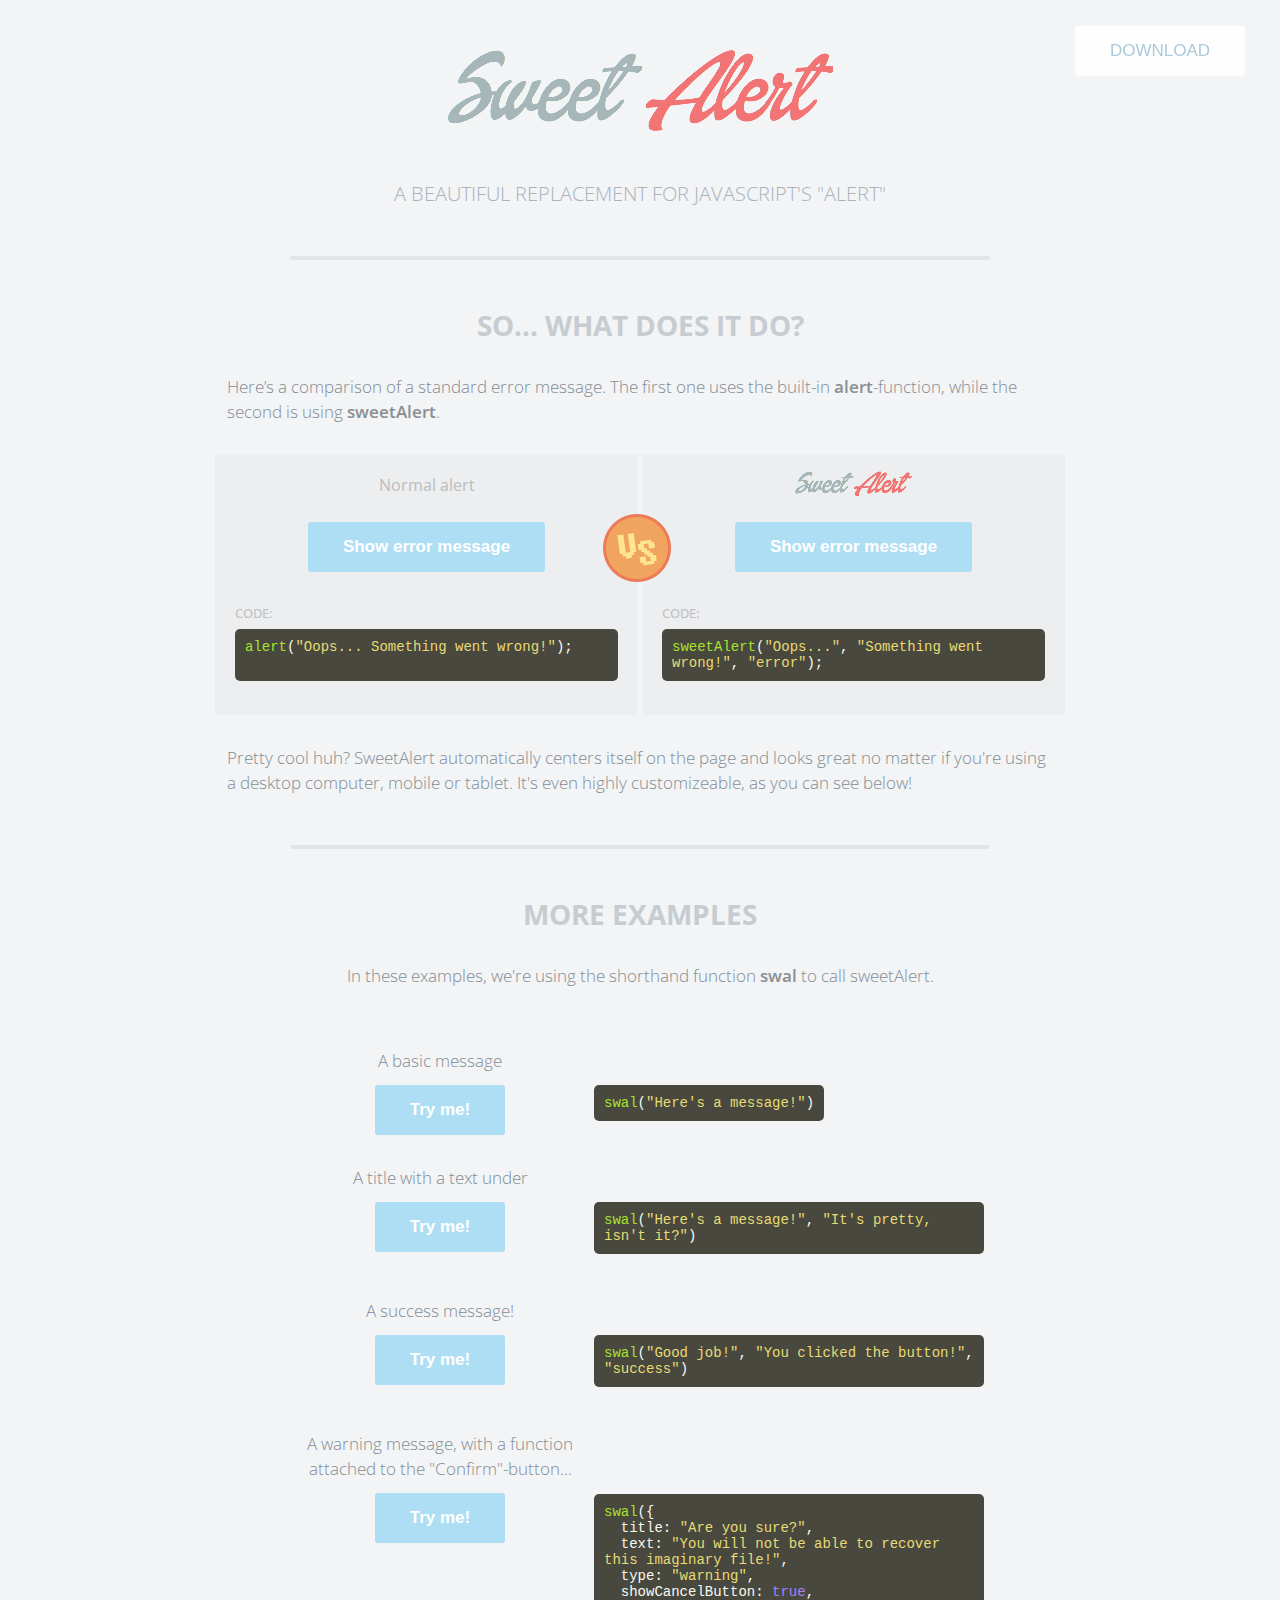
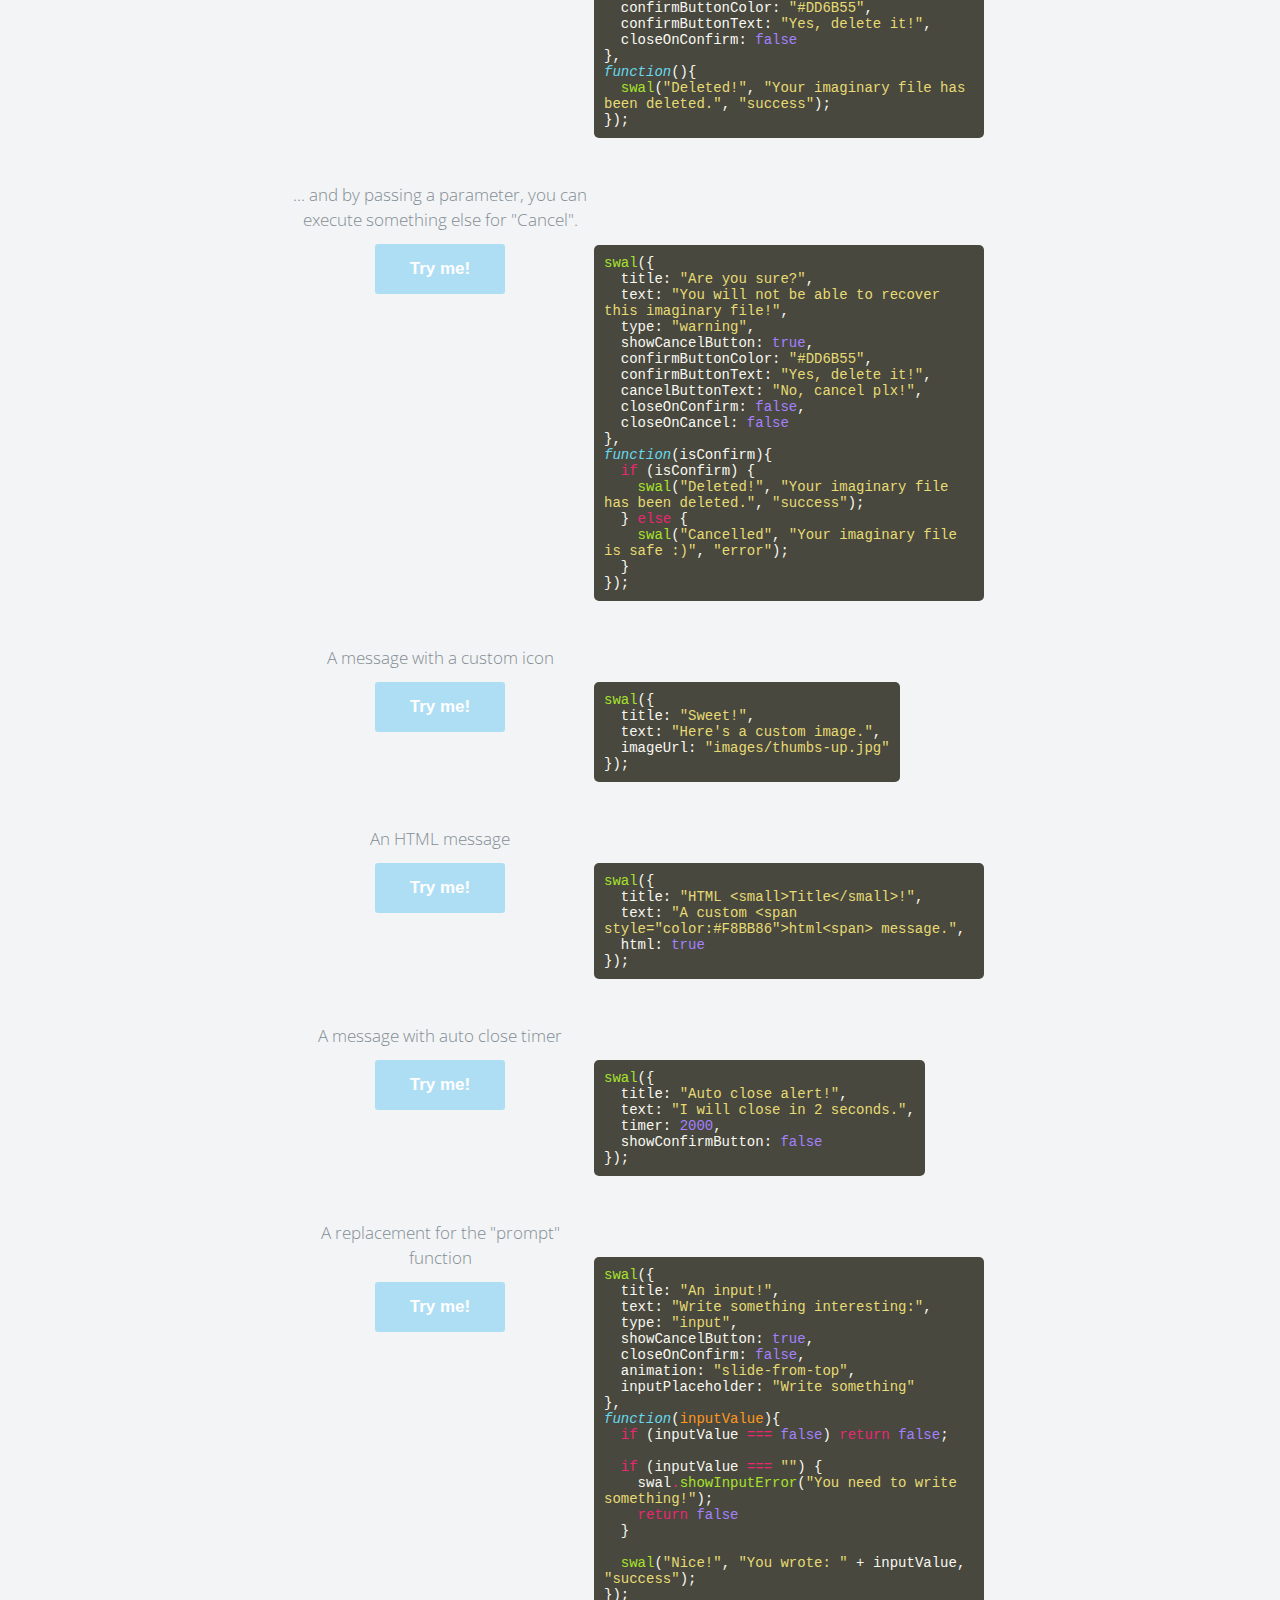
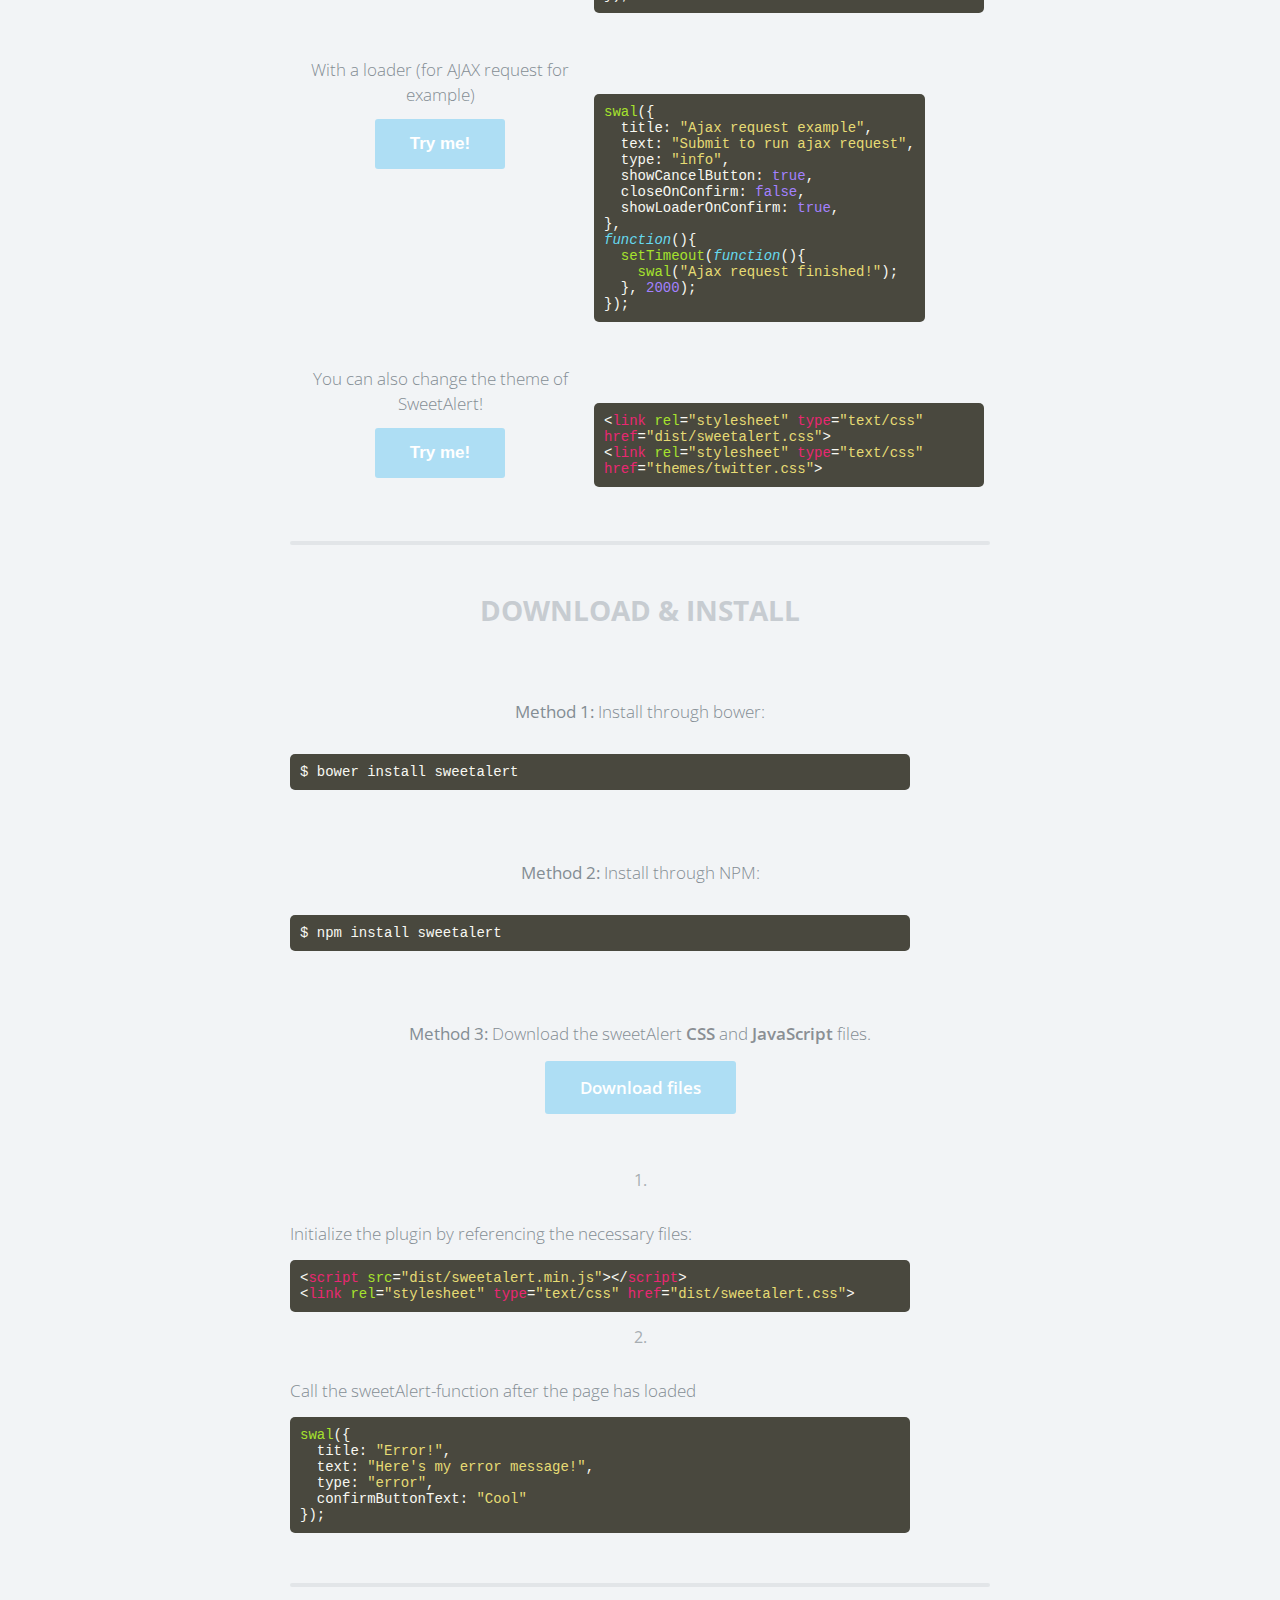
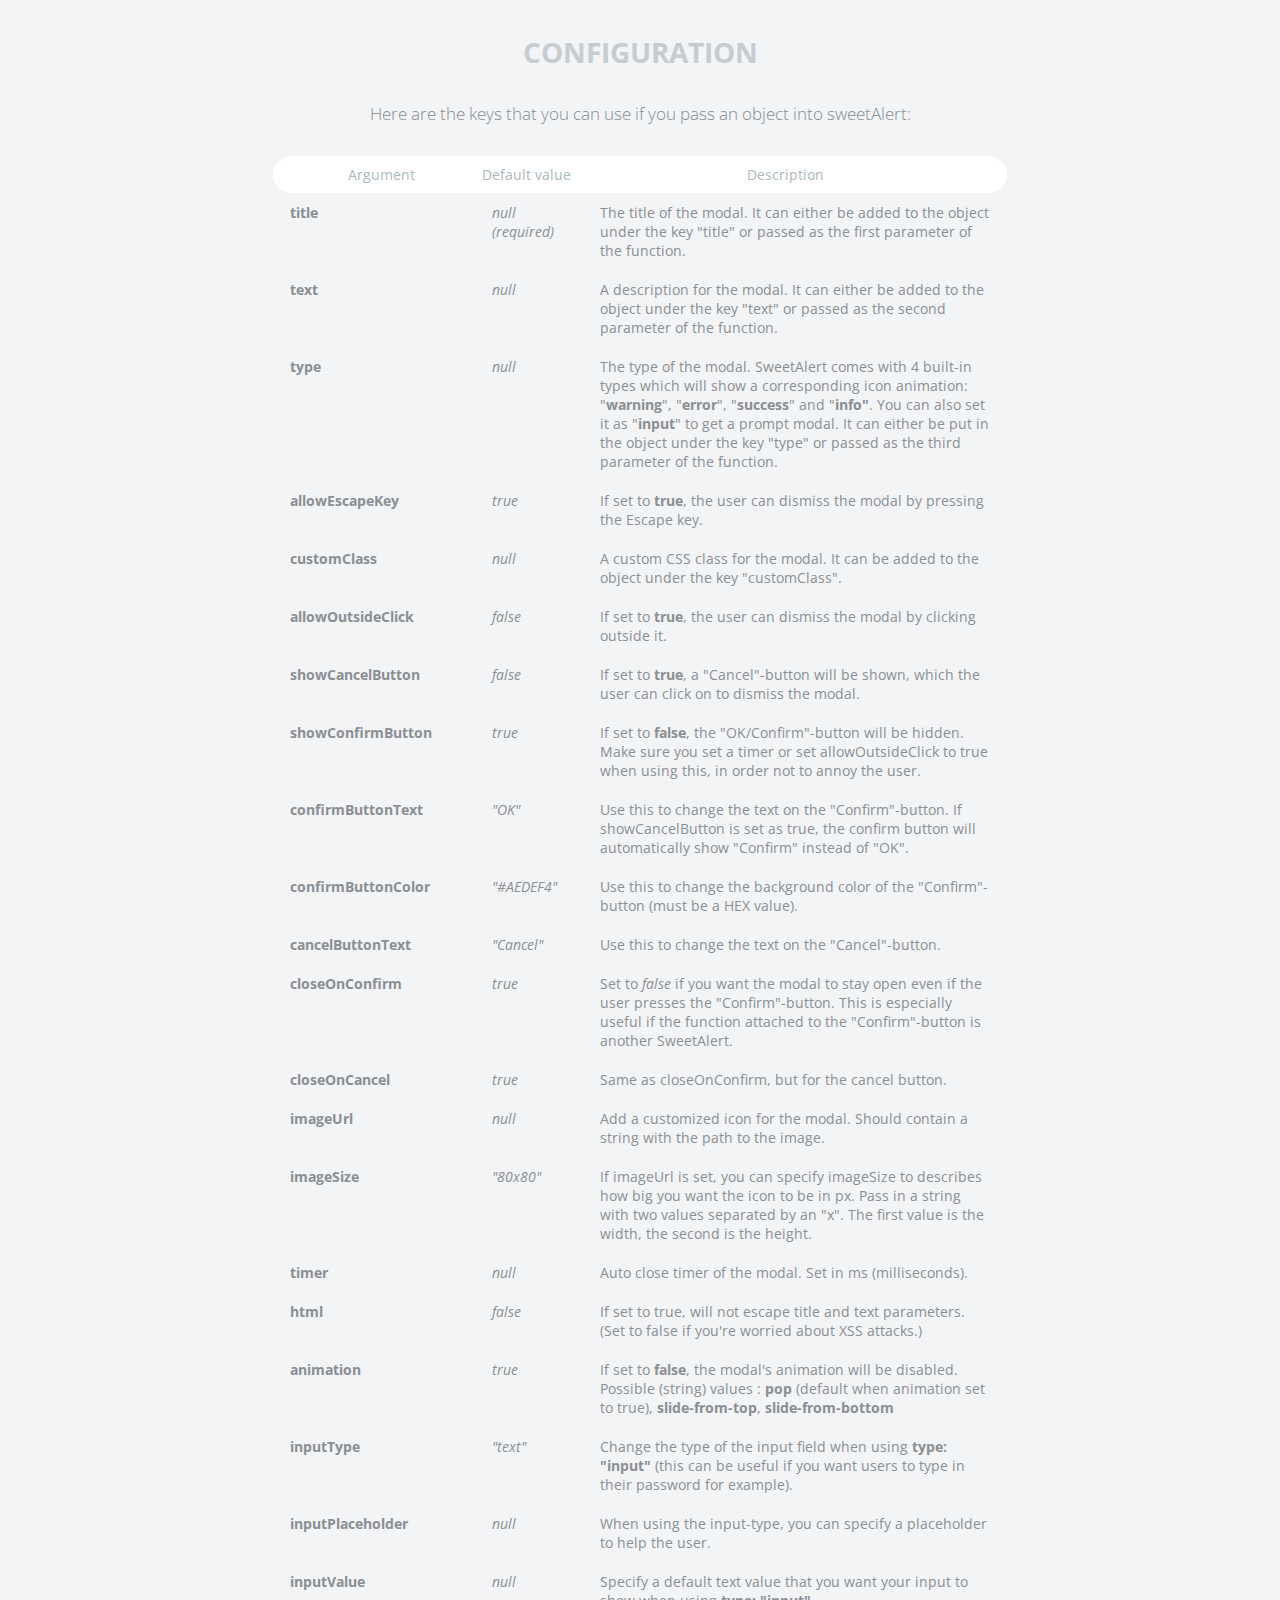
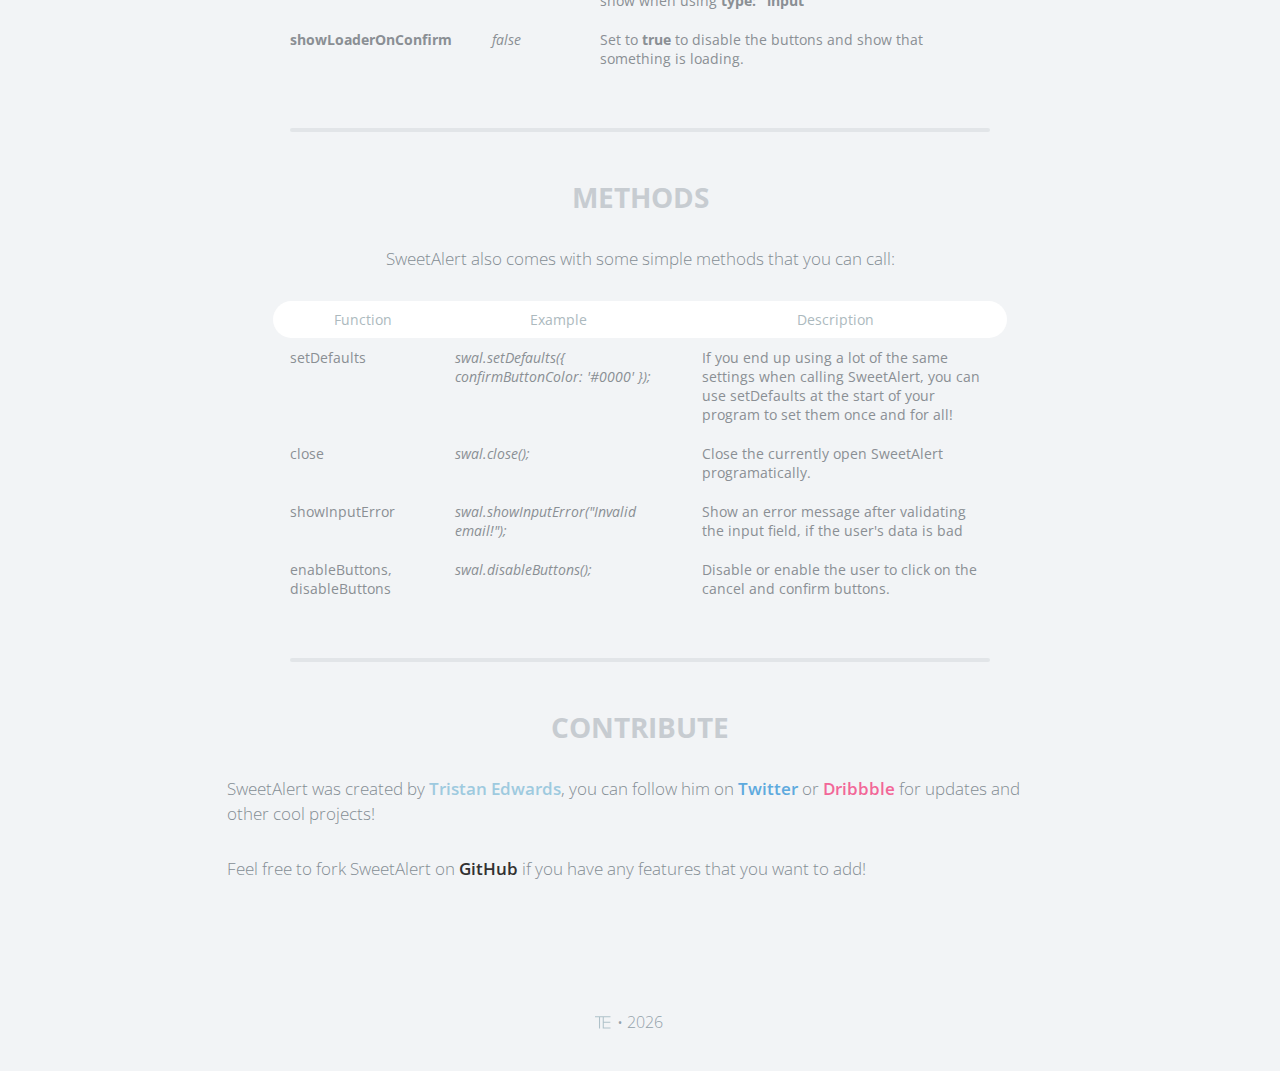
<file: view/recursos/plugins/sweetalert/index.html>
<!doctype html>

<html>

<head>
  <meta charset="utf-8">
  <meta name="viewport" content="width=device-width, initial-scale=1, maximum-scale=1, user-scalable=0" />
  <title>SweetAlert</title>

  <link rel="stylesheet" href="example/example.css">
  <script src="https://code.jquery.com/jquery-2.1.3.min.js"></script>

  <!-- This is what you need -->
  <script src="dist/sweetalert-dev.js"></script>
  <link rel="stylesheet" href="dist/sweetalert.css">
  <!--.......................-->

</head>

<body>

<h1>Sweet Alert</h1>
<h2>A beautiful replacement for JavaScript's "Alert"</h2>
<button class="download">Download</button>

<!-- What does it do? -->
<h3>So... What does it do?</h3>
<p>Here’s a comparison of a standard error message. The first one uses the built-in <strong>alert</strong>-function, while the second is using <strong>sweetAlert</strong>.</p>

<div class="showcase normal">
	<h4>Normal alert</h4>
	<button>Show error message</button>

	<h5>Code:</h5>
	<pre><span class="attr">alert</span>(<span class="str">"Oops... Something went wrong!"</span>);

	</pre>

	<div class="vs-icon"></div>
</div>

<div class="showcase sweet">
	<h4>Sweet Alert</h4>
	<button>Show error message</button>

	<h5>Code:</h5>
	<pre><span class="attr">sweetAlert</span>(<span class="str">"Oops..."</span>, <span class="str">"Something went wrong!"</span>, <span class="str">"error"</span>);</pre>
</div>

<p>Pretty cool huh? SweetAlert automatically centers itself on the page and looks great no matter if you're using a desktop computer, mobile or tablet. It's even highly customizeable, as you can see below!</p>


<!-- Examples -->
<h3>More examples</h3>

<p class="center">In these examples, we're using the shorthand function <strong>swal</strong> to call sweetAlert.</p>

<ul class="examples">

	<li class="message">
		<div class="ui">
			<p>A basic message</p>
			<button>Try me!</button>
		</div>
		<pre><span class="attr">swal</span>(<span class="str">"Here's a message!"</span>)</pre>
	</li>

	<li class="title-text">
		<div class="ui">
			<p>A title with a text under</p>
			<button>Try me!</button>
		</div>
		<pre><span class="attr">swal</span>(<span class="str">"Here's a message!"</span>, <span class="str">"It's pretty, isn't it?"</span>)</pre>
	</li>

	<li class="success">
		<div class="ui">
			<p>A success message!</p>
			<button>Try me!</button>
		</div>
		<pre><span class="attr">swal</span>(<span class="str">"Good job!"</span>, <span class="str">"You clicked the button!"</span>, <span class="str">"success"</span>)</pre>
	</li>

	<li class="warning confirm">
		<div class="ui">
			<p>A warning message, with a function attached to the "Confirm"-button...</p>
			<button>Try me!</button>
		</div>
		<pre><span class="attr">swal</span>({
&nbsp;&nbsp;title: <span class="str">"Are you sure?"</span>,
&nbsp;&nbsp;text: <span class="str">"You will not be able to recover this imaginary file!"</span>,
&nbsp;&nbsp;type: <span class="str">"warning"</span>,
&nbsp;&nbsp;showCancelButton: <span class="val">true</span>,
&nbsp;&nbsp;confirmButtonColor: <span class="str">"#DD6B55"</span>,
&nbsp;&nbsp;confirmButtonText: <span class="str">"Yes, delete it!"</span>,
&nbsp;&nbsp;closeOnConfirm: <span class="val">false</span>
},
<span class="func"><i>function</i></span>(){
&nbsp;&nbsp;<span class="attr">swal</span>(<span class="str">"Deleted!"</span>, <span class="str">"Your imaginary file has been deleted."</span>, <span class="str">"success"</span>);
});</pre>
	</li>

	<li class="warning cancel">
		<div class="ui">
			<p>... and by passing a parameter, you can execute something else for "Cancel".</p>
			<button>Try me!</button>
		</div>
		<pre><span class="attr">swal</span>({
&nbsp;&nbsp;title: <span class="str">"Are you sure?"</span>,
&nbsp;&nbsp;text: <span class="str">"You will not be able to recover this imaginary file!"</span>,
&nbsp;&nbsp;type: <span class="str">"warning"</span>,
&nbsp;&nbsp;showCancelButton: <span class="val">true</span>,
&nbsp;&nbsp;confirmButtonColor: <span class="str">"#DD6B55"</span>,
&nbsp;&nbsp;confirmButtonText: <span class="str">"Yes, delete it!"</span>,
&nbsp;&nbsp;cancelButtonText: <span class="str">"No, cancel plx!"</span>,
&nbsp;&nbsp;closeOnConfirm: <span class="val">false</span>,
&nbsp;&nbsp;closeOnCancel: <span class="val">false</span>
},
<span class="func"><i>function</i></span>(isConfirm){
&nbsp;&nbsp;<span class="tag">if</span> (isConfirm) {
&nbsp;&nbsp;&nbsp;&nbsp;<span class="attr">swal</span>(<span class="str">"Deleted!"</span>, <span class="str">"Your imaginary file has been deleted."</span>, <span class="str">"success"</span>);
&nbsp;&nbsp;} <span class="tag">else</span> {
	&nbsp;&nbsp;&nbsp;&nbsp;<span class="attr">swal</span>(<span class="str">"Cancelled"</span>, <span class="str">"Your imaginary file is safe :)"</span>, <span class="str">"error"</span>);
&nbsp;&nbsp;}
});</pre>
	</li>

	<li class="custom-icon">
		<div class="ui">
			<p>A message with a custom icon</p>
			<button>Try me!</button>
		</div>
		<pre><span class="attr">swal</span>({
&nbsp;&nbsp;title: <span class="str">"Sweet!"</span>,
&nbsp;&nbsp;text: <span class="str">"Here's a custom image."</span>,
&nbsp;&nbsp;imageUrl: <span class="str">"images/thumbs-up.jpg"</span>
});</pre>
	</li>

	<li class="message-html">
		<div class="ui">
			<p>An HTML message</p>
			<button>Try me!</button>
		</div>
		<pre><span class="attr">swal</span>({
&nbsp;&nbsp;title: <span class="str">"HTML &lt;small&gt;Title&lt;/small&gt;!"</span>,
&nbsp;&nbsp;text: <span class="str">"A custom &lt;span style="color:#F8BB86"&gt;html&lt;span&gt; message."</span>,
&nbsp;&nbsp;html: <span class="val">true</span>
});</pre>
	</li>

	<li class="timer">
		<div class="ui">
			<p>A message with auto close timer</p>
			<button>Try me!</button>
		</div>
		<pre><span class="attr">swal</span>({
&nbsp;&nbsp;title: <span class="str">"Auto close alert!"</span>,
&nbsp;&nbsp;text: <span class="str">"I will close in 2 seconds."</span>,
&nbsp;&nbsp;timer: <span class="val">2000</span>,
&nbsp;&nbsp;showConfirmButton: <span class="val">false</span>
});</pre>
	</li>


	<li class="input">
		<div class="ui">
			<p>A replacement for the "prompt" function</p>
			<button>Try me!</button>
		</div>
		<pre><span class="attr">swal</span>({
&nbsp;&nbsp;title: <span class="str">"An input!"</span>,
&nbsp;&nbsp;text: <span class="str">"Write something interesting:"</span>,
&nbsp;&nbsp;type: <span class="str">"input"</span>,
&nbsp;&nbsp;showCancelButton: <span class="val">true</span>,
&nbsp;&nbsp;closeOnConfirm: <span class="val">false</span>,
&nbsp;&nbsp;animation: <span class="str">"slide-from-top"</span>,
&nbsp;&nbsp;inputPlaceholder: <span class="str">"Write something"</span>
},
<span class="func"><i>function</i></span>(<span class="arg">inputValue</span>){
&nbsp;&nbsp;<span class="tag">if</span> (inputValue <span class="tag">===</span> <span class="val">false</span>) <span class="tag">return</span> <span class="val">false</span>;
&nbsp;&nbsp;
&nbsp;&nbsp;<span class="tag">if</span> (inputValue <span class="tag">===</span> <span class="str">""</span>) {
&nbsp;&nbsp;&nbsp;&nbsp;swal<span class="tag">.</span><span class="attr">showInputError</span>(<span class="str">"You need to write something!"</span>);
&nbsp;&nbsp;&nbsp;&nbsp;<span class="tag">return</span> <span class="val">false</span>
&nbsp;&nbsp;}
&nbsp;&nbsp;
&nbsp;&nbsp;<span class="attr">swal</span>(<span class="str">"Nice!"</span>, <span class="str">"You wrote: "</span> + inputValue, <span class="str">"success"</span>);
});</pre>
	</li>

  <li class="ajax">
    <div class="ui">
			<p>With a loader (for AJAX request for example)</p>
			<button>Try me!</button>
		</div>
		<pre><span class="attr">swal</span>({
&nbsp;&nbsp;title: <span class="str">"Ajax request example"</span>,
&nbsp;&nbsp;text: <span class="str">"Submit to run ajax request"</span>,
&nbsp;&nbsp;type: <span class="str">"info"</span>,
&nbsp;&nbsp;showCancelButton: <span class="val">true</span>,
&nbsp;&nbsp;closeOnConfirm: <span class="val">false</span>,
&nbsp;&nbsp;showLoaderOnConfirm: <span class="val">true</span>,
},
<span class="func"><i>function</i></span>(){
&nbsp;&nbsp;<span class="attr">setTimeout</span>(<span class="func"><i>function</i></span>(){
&nbsp;&nbsp;&nbsp;&nbsp;<span class="attr">swal</span>(<span class="str">"Ajax request finished!"</span>);
&nbsp;&nbsp;}, <span class="val">2000</span>);
});</pre>
	</li>

	<li class="theme">
		<div class="ui">
			<p>You can also change the theme of SweetAlert!</p>
			<button>Try me!</button>
		</div>
		<pre>&lt;<span class="tag">link</span> <span class="attr">rel</span>=<span class="str">"stylesheet"</span> <span class="tag">type</span>=<span class="str">"text/css"</span> <span class="tag">href</span>=<span class="str">"dist/sweetalert.css"</span>&gt;
			&lt;<span class="tag">link</span> <span class="attr">rel</span>=<span class="str">"stylesheet"</span> <span class="tag">type</span>=<span class="str">"text/css"</span> <span class="tag">href</span>=<span class="str">"themes/twitter.css"</span>&gt;</pre>
	</li>

</ul>


<!-- Download & Install -->
<h3 id="download-section">Download & install</h3>

<div class="center-container">
	<p class="center"><b>Method 1:</b> Install through bower:</p>
	<pre class="center">$ bower install sweetalert</pre>
</div>

<div class="center-container">
	<p class="center"><b>Method 2:</b> Install through NPM:</p>
	<pre class="center">$ npm install sweetalert</pre>
</div>

<p class="center"><b>Method 3:</b> Download the sweetAlert <strong>CSS</strong> and <strong>JavaScript</strong> files.</p>

<a class="button" href="https://github.com/t4t5/sweetalert/archive/master.zip" download>Download files</a>

<ol>
	<li>
		<p>Initialize the plugin by referencing the necessary files:</p>
		<pre>&lt;<span class="tag">script</span> <span class="attr">src</span>=<span class="str">"dist/sweetalert.min.js"</span>&gt;&lt;/<span class="tag">script</span>&gt;
&lt;<span class="tag">link</span> <span class="attr">rel</span>=<span class="str">"stylesheet"</span> <span class="tag">type</span>=<span class="str">"text/css"</span> <span class="tag">href</span>=<span class="str">"dist/sweetalert.css"</span>&gt;</pre>
	</li>

	<li>
		<p>Call the sweetAlert-function after the page has loaded</p>
		<pre><span class="attr">swal</span>({
&nbsp;&nbsp;title: <span class="str">"Error!"</span>,
&nbsp;&nbsp;text: <span class="str">"Here's my error message!"</span>,
&nbsp;&nbsp;type: <span class="str">"error"</span>,
&nbsp;&nbsp;confirmButtonText: <span class="str">"Cool"</span>
});
</pre>
	</li>
</ol>



<!-- Configuration -->
<h3>Configuration</h3>

<p class="center">Here are the keys that you can use if you pass an object into sweetAlert:</p>

<table>
	<tr class="titles">
		<th>
			<div class="border-left"></div>
			Argument
		</th>
		<th>Default value</th>
		<th>
			<div class="border-right"></div>
			Description
		</th>
	</tr>
	<tr>
		<td><b>title</b></td>
		<td><i>null (required)</i></td>
		<td>The title of the modal. It can either be added to the object under the key "title" or passed as the first parameter of the function.</td>
	</tr>
	<tr>
		<td><b>text</b></td>
		<td><i>null</i></td>
		<td>A description for the modal. It can either be added to the object under the key "text" or passed as the second parameter of the function.</td>
	</tr>
	<tr>
		<td><b>type</b></td>
		<td><i>null</i></td>
		<td>The type of the modal. SweetAlert comes with 4 built-in types which will show a corresponding icon animation: "<strong>warning</strong>", "<strong>error</strong>", "<strong>success</strong>" and "<strong>info"</strong>. You can also set it as "<strong>input</strong>" to get a prompt modal. It can either be put in the object under the key "type" or passed as the third parameter of the function.</td>
	</tr>
    <tr>
      <td><b>allowEscapeKey</b></td>
      <td><i>true</i></td>
      <td>If set to <strong>true</strong>, the user can dismiss the modal by pressing the Escape key.</td>
    </tr>
	<tr>
		<td><b>customClass</b></td>
		<td><i>null</i></td>
		<td>A custom CSS class for the modal. It can be added to the object under the key "customClass".</td>
	</tr>
	<tr>
		<td><b>allowOutsideClick</b></td>
		<td><i>false</i></td>
		<td>If set to <strong>true</strong>, the user can dismiss the modal by clicking outside it.</td>
	</tr>
	<tr>
		<td><b>showCancelButton</b></td>
		<td><i>false</i></td>
		<td>If set to <strong>true</strong>, a "Cancel"-button will be shown, which the user can click on to dismiss the modal.</td>
	</tr>
	<tr>
		<td><b>showConfirmButton</b></td>
		<td><i>true</i></td>
		<td>If set to <strong>false</strong>, the "OK/Confirm"-button will be hidden. Make sure you set a timer or set allowOutsideClick to true when using this, in order not to annoy the user.</td>
	</tr>
	<tr>
		<td><b>confirmButtonText</b></td>
		<td><i>"OK"</i></td>
		<td>Use this to change the text on the "Confirm"-button. If showCancelButton is set as true, the confirm button will automatically show "Confirm" instead of "OK".</td>
	</tr>
	<tr>
		<td><b>confirmButtonColor</b></td>
		<td><i>"#AEDEF4"</i></td>
		<td>Use this to change the background color of the "Confirm"-button (must be a HEX value).</td>
	</tr>
	<tr>
		<td><b>cancelButtonText</b></td>
		<td><i>"Cancel"</i></td>
		<td>Use this to change the text on the "Cancel"-button.</td>
	</tr>
	<tr>
		<td><b>closeOnConfirm</b></td>
		<td><i>true</i></td>
		<td>Set to <i>false</i> if you want the modal to stay open even if the user presses the "Confirm"-button. This is especially useful if the function attached to the "Confirm"-button is another SweetAlert.</td>
	</tr>
	<tr>
		<td><b>closeOnCancel</b></td>
		<td><i>true</i></td>
		<td>Same as closeOnConfirm, but for the cancel button.</td>
	</tr>
	<tr>
		<td><b>imageUrl</b></td>
		<td><i>null</i></td>
		<td>Add a customized icon for the modal. Should contain a string with the path to the image.</td>
	</tr>
	<tr>
		<td><b>imageSize</b></td>
		<td><i>"80x80"</i></td>
		<td>If imageUrl is set, you can specify imageSize to describes how big you want the icon to be in px. Pass in a string with two values separated by an "x". The first value is the width, the second is the height.</td>
	</tr>
	<tr>
		<td><b>timer</b></td>
		<td><i>null</i></td>
		<td>Auto close timer of the modal. Set in ms (milliseconds).</td>
	</tr>
	<tr>
		<td><b>html</b></td>
		<td><i>false</i></td>
		<td>If set to true, will not escape title and text parameters. (Set to false if you're worried about XSS attacks.)</td>
	</tr>
	<tr>
		<td><b>animation</b></td>
		<td><i>true</i></td>
		<td>If set to <strong>false</strong>, the modal's animation will be disabled. Possible (string) values : <strong>pop</strong> (default when animation set to true), <strong>slide-from-top</strong>, <strong>slide-from-bottom</strong></td>
	</tr>
	<tr>
		<td><b>inputType</b></td>
		<td><i>"text"</i></td>
		<td>Change the type of the input field when using <strong>type: "input"</strong> (this can be useful if you want users to type in their password for example).</td>
	</tr>
	<tr>
		<td><b>inputPlaceholder</b></td>
		<td><i>null</i></td>
		<td>When using the input-type, you can specify a placeholder to help the user.</td>
	</tr>
	<tr>
		<td><b>inputValue</b></td>
		<td><i>null</i></td>
		<td>Specify a default text value that you want your input to show when using <strong>type: "input"</strong></td>
	</tr>
	<tr>
		<td><b>showLoaderOnConfirm</b></td>
		<td><i>false</i></td>
    <td>Set to <strong>true</strong> to disable the buttons and show that something is loading.</td>
	</tr>
</table>


<!-- Methods -->
<h3>Methods</h3>

<p class="center">SweetAlert also comes with some simple methods that you can call:</p>

<table>
	<tr class="titles">
		<th>
			<div class="border-left"></div>
			Function
		</th>
		<th>Example</th>
		<th>
			<div class="border-right"></div>
			Description
		</th>
	</tr>
	<tr>
		<td>setDefaults</td>
		<td><i>swal.setDefaults({ confirmButtonColor: '#0000' });</i></td>
		<td>If you end up using a lot of the same settings when calling SweetAlert, you can use setDefaults at the start of your program to set them once and for all!</td>
	</tr>
	<tr>
		<td>close</td>
		<td><i>swal.close();</i></td>
		<td>Close the currently open SweetAlert programatically.</td>
	</tr>
	<tr>
		<td>showInputError</td>
		<td><i>swal.showInputError("Invalid email!");</i></td>
		<td>Show an error message after validating the input field, if the user's data is bad</td>
	</tr>
	<tr>
		<td>enableButtons, disableButtons</td>
		<td><i>swal.disableButtons();</i></td>
		<td>Disable or enable the user to click on the cancel and confirm buttons.</td>
	</tr>
</table>



<!-- Contribute -->
<h3>Contribute</h3>
<p>SweetAlert was created by <a href="http://tristanedwards.me" target="_blank">Tristan Edwards</a>, you can follow him on <a href="https://twitter.com/t4t5" target="_blank" class="twitter">Twitter</a> or <a href="https://dribbble.com/tristanedwards" target="_blank" class="dribbble">Dribbble</a> for updates and other cool projects!</p>
<p>Feel free to fork SweetAlert on <a href="https://github.com/t4t5/sweetalert" class="github">GitHub</a> if you have any features that you want to add!</p>


<footer>
	<span class="te-logo">TE</span> • <script>document.write(new Date().getFullYear())</script>
</footer>


<script>

document.querySelector('button.download').onclick = function(){
	$("html, body").animate({ scrollTop: $("#download-section").offset().top }, 1000);
};

document.querySelector('.showcase.normal button').onclick = function(){
	alert("Oops... Something went wrong!");
};

document.querySelector('.showcase.sweet button').onclick = function(){
	swal("Oops...", "Something went wrong!", "error");
};

document.querySelector('ul.examples li.message button').onclick = function(){
	swal("Here's a message!");
};

document.querySelector('ul.examples li.timer button').onclick = function(){
	swal({
		title: "Auto close alert!",
		text: "I will close in 2 seconds.",
		timer: 2000,
		showConfirmButton: false
	});
};

document.querySelector('ul.examples li.title-text button').onclick = function(){
	swal("Here's a message!", "It's pretty, isn't it?");
};

document.querySelector('ul.examples li.success button').onclick = function(){
	swal("Good job!", "You clicked the button!", "success");
};

document.querySelector('ul.examples li.warning.confirm button').onclick = function(){
	swal({
		title: "Are you sure?",
		text: "You will not be able to recover this imaginary file!",
		type: "warning",
		showCancelButton: true,
		confirmButtonColor: '#DD6B55',
		confirmButtonText: 'Yes, delete it!',
		closeOnConfirm: false
	},
	function(){
		swal("Deleted!", "Your imaginary file has been deleted!", "success");
	});
};

document.querySelector('ul.examples li.warning.cancel button').onclick = function(){
	swal({
		title: "Are you sure?",
		text: "You will not be able to recover this imaginary file!",
		type: "warning",
		showCancelButton: true,
		confirmButtonColor: '#DD6B55',
		confirmButtonText: 'Yes, delete it!',
		cancelButtonText: "No, cancel plx!",
		closeOnConfirm: false,
		closeOnCancel: false
	},
	function(isConfirm){
    if (isConfirm){
      swal("Deleted!", "Your imaginary file has been deleted!", "success");
    } else {
      swal("Cancelled", "Your imaginary file is safe :)", "error");
    }
	});
};

document.querySelector('ul.examples li.custom-icon button').onclick = function(){
	swal({
		title: "Sweet!",
		text: "Here's a custom image.",
		imageUrl: 'example/images/thumbs-up.jpg'
	});
};

document.querySelector('ul.examples li.message-html button').onclick = function(){
	swal({
		title: "HTML <small>Title</small>!",
		text: 'A custom <span style="color:#F8BB86">html<span> message.',
		html: true
	});
};

document.querySelector('ul.examples li.input button').onclick = function(){
	swal({
		title: "An input!",
		text: 'Write something interesting:',
		type: 'input',
		showCancelButton: true,
		closeOnConfirm: false,
		animation: "slide-from-top",
		inputPlaceholder: "Write something",
	},
	function(inputValue){
		if (inputValue === false) return false;

		if (inputValue === "") {
			swal.showInputError("You need to write something!");
			return false;
		}
    
		swal("Nice!", 'You wrote: ' + inputValue, "success");

	});
};

document.querySelector('ul.examples li.theme button').onclick = function() {
	swal({
		title: "Themes!",
		text: "Here's the Twitter theme for SweetAlert!",
		confirmButtonText: "Cool!",
		customClass: 'twitter'
	});
};

document.querySelector('ul.examples li.ajax button').onclick = function() {
  swal({
    title: 'Ajax request example',
    text: 'Submit to run ajax request',
    type: 'info',
    showCancelButton: true,
    closeOnConfirm: false,
    showLoaderOnConfirm: true,
  }, function(){
    setTimeout(function() {
      swal('Ajax request finished!');
    }, 2000);
  });
};

</script>



</body>

</html>
</file>
<file: view/recursos/plugins/sweetalert/example/example.css>
@import url(http://fonts.googleapis.com/css?family=Open+Sans:400,600,700,300);
@import url(http://fonts.googleapis.com/css?family=Open+Sans+Condensed:700);
body {
  background-color: #f2f4f6;
  font-family: 'Open Sans', sans-serif;
  text-align: center; }

h1 {
  background-image: url("images/logo_big.png");
  background-image: -webkit-image-set(url("images/logo_big.png") 1x, url("images/logo_big@2x.png") 2x);
  width: 385px;
  height: 81px;
  text-indent: -9999px;
  white-space: nowrap;
  margin: 50px auto; }
  @media all and (max-width: 420px) {
    h1 {
      width: 300px;
      background-size: contain;
      background-repeat: no-repeat;
      background-position: center; } }
  @media all and (max-width: 330px) {
    h1 {
      width: 250px; } }

h2 {
  font-size: 20px;
  color: #A9B2BC;
  line-height: 25px;
  text-transform: uppercase;
  font-weight: 300;
  text-align: center;
  display: block; }

h3 {
  font-size: 28px;
  color: #C7CCD1;
  text-transform: uppercase;
  font-family: 'Open Sans Condensed', sans-serif;
  margin-top: 100px;
  text-align: center;
  position: relative; }
  h3#download-section {
    margin-top: 50px;
    padding-top: 40px; }
  h3::after {
    content: "";
    background-color: #e2e5e8;
    height: 4px;
    width: 700px;
    left: 50%;
    margin-left: -350px;
    position: absolute;
    margin-top: -50px;
    border-radius: 2px; }
    @media all and (max-width: 740px) {
      h3::after {
        width: auto;
        left: 20px;
        right: 20px;
        margin-left: 0; } }

a {
  text-decoration: none; }

p {
  max-width: 826px;
  margin: 30px auto;
  font-size: 17px;
  font-weight: 300;
  color: #848D94;
  line-height: 25px;
  text-align: left; }
  p.center {
    text-align: center; }
  p strong {
    color: #8A8F94;
    font-weight: 600; }
  p a {
    color: #9ECADF;
    font-weight: 600; }
    p a:hover {
      text-decoration: underline; }
    p a.twitter {
      color: #5eaade; }
    p a.dribbble {
      color: #f26798; }
    p a.github {
      color: #323131; }

button, .button {
  background-color: #AEDEF4;
  color: white;
  border: none;
  box-shadow: none;
  font-size: 17px;
  font-weight: 500;
  font-weight: 600;
  border-radius: 3px;
  padding: 15px 35px;
  margin: 26px 5px 0 5px;
  cursor: pointer; }
  button:focus, .button:focus {
    outline: none; }
  button:hover, .button:hover {
    background-color: #a1d9f2; }
  button:active, .button:active {
    background-color: #81ccee; }
  button.cancel, .button.cancel {
    background-color: #D0D0D0; }
    button.cancel:hover, .button.cancel:hover {
      background-color: #c8c8c8; }
    button.cancel:active, .button.cancel:active {
      background-color: #b6b6b6; }
  button.download, .button.download {
    position: fixed;
    right: 30px;
    top: 0;
    background-color: rgba(255, 255, 255, 0.9);
    color: #ABCADA;
    font-weight: 500;
    text-transform: uppercase;
    z-index: 3; }
    @media all and (max-width: 1278px) {
      button.download, .button.download {
        display: none; } }

.center-container {
  max-width: 700px;
  margin: 70px auto; }

pre {
  background-color: #49483e;
  color: #f8f8f2;
  padding: 10px;
  border-radius: 5px;
  white-space: pre-line;
  text-align: left;
  font-size: 14px;
  max-width: 600px; }
  pre .str {
    color: #e6db74; }
  pre .func {
    color: #66d9ef; }
  pre .val {
    color: #a381ff; }
  pre .tag {
    color: #e92772; }
  pre .attr {
    color: #a6e22d; }
  pre .arg {
    color: #fd9720; }

.showcase {
  background-color: #eceef0;
  padding: 20px;
  display: inline-block;
  width: 383px;
  vertical-align: top;
  position: relative; }
  @media all and (max-width: 865px) {
    .showcase {
      margin: 5px auto;
      padding: 46px 20px; } }
  @media all and (max-width: 440px) {
    .showcase {
      width: auto; } }
  .showcase h4 {
    font-size: 16px;
    color: #BCBCBC;
    line-height: 22px;
    margin: 0 auto;
    font-weight: 400; }
  .showcase.sweet h4 {
    width: 117px;
    height: 25px;
    margin-top: -3px;
    text-indent: -9999px;
    background-image: url("images/logo_small.png");
    background-image: -webkit-image-set(url("images/logo_small.png") 1x, url("images/logo_small@2x.png") 2x); }
  .showcase h5 {
    margin-bottom: -7px;
    text-align: left;
    font-weight: 500;
    text-transform: uppercase;
    color: #c2c2c2; }
  .showcase button {
    margin-bottom: 10px; }
  .showcase .vs-icon {
    background-image: url("images/vs_icon.png");
    background-image: -webkit-image-set(url("images/vs_icon.png") 1x, url("images/vs_icon@2x.png") 2x);
    width: 69px;
    height: 69px;
    position: absolute;
    right: -34px;
    top: 60px;
    z-index: 2; }
    @media all and (max-width: 865px) {
      .showcase .vs-icon {
        margin: 5px auto;
        right: auto;
        left: 50%;
        margin-left: -35px;
        top: auto;
        bottom: -35px; } }

ul.examples {
  list-style-type: none;
  width: 700px;
  margin: 0 auto;
  text-align: left;
  padding-left: 0; }
  @media all and (max-width: 758px) {
    ul.examples {
      width: auto; } }
  ul.examples li {
    padding-left: 0; }
  ul.examples .ui, ul.examples pre {
    display: inline-block;
    vertical-align: top; }
    @media all and (max-width: 758px) {
      ul.examples .ui, ul.examples pre {
        display: block;
        max-width: none;
        margin: 0 auto; } }
  ul.examples .ui {
    width: 300px;
    text-align: center; }
    ul.examples .ui button {
      margin-top: 12px; }
    ul.examples .ui p {
      text-align: center;
      margin-bottom: 0; }
  ul.examples pre {
    max-width: 370px;
    margin-top: 67px; }
    @media all and (max-width: 758px) {
      ul.examples pre {
        margin-top: 16px !important;
        margin-bottom: 60px; } }
  ul.examples .warning pre {
    margin-top: 93px; }

ol {
  max-width: 700px;
  margin: 70px auto;
  list-style-position: inside;
  padding-left: 0; }
  ol li {
    color: #A7ADB2; }
    ol li p {
      margin-bottom: 10px; }

table {
  width: 700px;
  font-size: 14px;
  color: #8a8f94;
  margin: 10px auto;
  text-align: left;
  border-collapse: collapse; }
  @media all and (max-width: 750px) {
    table {
      width: auto;
      margin: 10px 20px; } }
  table th {
    background-color: white;
    padding: 9px;
    color: #acb9be;
    font-weight: 400;
    text-align: center;
    position: relative; }
    table th .border-left, table th .border-right {
      position: absolute;
      background-color: white;
      border-radius: 50%;
      top: 0;
      left: -17px;
      width: 37px;
      height: 37px; }
    table th .border-right {
      left: auto;
      right: -17px; }
    @media all and (max-width: 750px) {
      table th:nth-child(2) {
        display: none; } }
  table td {
    padding: 10px 20px;
    vertical-align: top; }
    table td:first-child {
      padding-left: 0px; }
    table td:last-child {
      padding-right: 0px; }
    @media all and (max-width: 750px) {
      table td:nth-child(2) {
        display: none; } }
    @media all and (max-width: 360px) {
      table td {
        padding: 10px 4px; }
        table td b {
          font-size: 13px; } }

footer {
  margin-top: 100px;
  padding-bottom: 30px;
  color: #9A999F;
  display: inline-block;
  position: relative;
  color: gray;
  font-weight: 400;
  color: #93a1aa;
  font-weight: 300; }
  footer .te-logo {
    text-indent: -99999px;
    background-size: contain;
    background-repeat: no-repeat;
    background-position: center center;
    height: 16px;
    width: 16px;
    display: inline-block;
    margin-right: 5px;
    background-image: url("images/te-logo-small.svg");
    position: absolute;
    left: -22px;
    top: 3px; }

.sweet-alert.twitter {
  font-family: "Helvetica Neue", Helvetica, Arial, sans-serif;
  padding: 15px;
  padding-top: 55px;
  text-align: right;
  border-radius: 6px;
  box-shadow: 0px 0px 0px 1px rgba(0, 0, 0, 0.11), 0px 6px 30px rgba(0, 0, 0, 0.14); }
  .sweet-alert.twitter ~ .sweet-overlay {
    background: rgba(41, 47, 51, 0.9); }
  .sweet-alert.twitter h2 {
    position: absolute;
    top: 0;
    left: 0;
    right: 0;
    height: 40px;
    line-height: 40px;
    font-size: 16px;
    font-weight: 400;
    color: #8899a6;
    margin: 0;
    color: #66757f;
    border-bottom: 1px solid #e1e8ed; }
  .sweet-alert.twitter p {
    display: block;
    text-align: center;
    color: #66757f;
    font-weight: 400;
    font-size: 13px;
    margin-top: 7px; }
  .sweet-alert.twitter .sa-button-container {
    background-color: #f5f8fa;
    border-top: 1px solid #e1e8ed;
    box-shadow: 0px -1px 0px white;
    margin: -15px;
    margin-top: 0; }
  .sweet-alert.twitter[data-has-confirm-button=false][data-has-cancel-button=false] {
    padding-bottom: 10px; }
    .sweet-alert.twitter[data-has-confirm-button=false][data-has-cancel-button=false] .sa-button-container {
      display: none; }
  .sweet-alert.twitter button {
    border-radius: 2px;
    box-shadow: none !important;
    text-shadow: 0px -1px 0px rgba(0, 0, 0, 0.3);
    margin: 17px 0px;
    border-radius: 4px;
    font-size: 14px;
    font-weight: 600;
    padding: 8px 16px;
    position: relative; }
    .sweet-alert.twitter button:focus, .sweet-alert.twitter button.cancel:focus {
      box-shadow: none !important; }
      .sweet-alert.twitter button:focus::before, .sweet-alert.twitter button.cancel:focus::before {
        content: "";
        position: absolute;
        left: -5px;
        top: -5px;
        right: -5px;
        bottom: -5px;
        border: 2px solid #a5b0b4;
        border-radius: 8px; }
    .sweet-alert.twitter button.confirm {
      background-color: #55acee !important;
      background-image: linear-gradient(transparent, rgba(0, 0, 0, 0.05));
      -ms-filter: "progid:DXImageTransform.Microsoft.gradient(startColorstr=#00000000, endColorstr=#0C000000)";
      border: 1px solid #3b88c3;
      box-shadow: inset 0 1px 0 rgba(255, 255, 255, 0.15);
      margin-right: 15px; }
      .sweet-alert.twitter button.confirm:hover {
        background-color: #55acee;
        background-image: linear-gradient(transparent, rgba(0, 0, 0, 0.15));
        -ms-filter: "progid:DXImageTransform.Microsoft.gradient(startColorstr=#00000000, endColorstr=#26000000)";
        border-color: #3b88c3; }
    .sweet-alert.twitter button.cancel {
      color: #66757e;
      background-color: #f5f8fa;
      background-image: linear-gradient(#fff, #f5f8fa);
      text-shadow: 0px -1px 0px white;
      margin-right: 9px;
      border: 1px solid #e1e8ed; }
      .sweet-alert.twitter button.cancel:hover, .sweet-alert.twitter button.cancel:focus:hover {
        background-color: #e1e8ed;
        background-image: linear-gradient(#fff, #e1e8ed);
        -ms-filter: "progid:DXImageTransform.Microsoft.gradient(enabled=false)";
        border-color: #e1e8ed; }
      .sweet-alert.twitter button.cancel:focus {
        background: #fff;
        border-color: #fff; }
  .sweet-alert.twitter .sa-icon {
    transform: scale(0.72);
    margin-bottom: -2px;
    margin-top: -10px; }
  .sweet-alert.twitter input {
    border: 1px solid #e1e8ed;
    border-radius: 3px;
    padding: 10px 7px;
    height: auto;
    box-shadow: none;
    font-size: 13px;
    margin: 10px 0; }
    .sweet-alert.twitter input:focus {
      border-color: #94A1A6;
      box-shadow: inset 0 0 0 1px rgba(77, 99, 107, 0.7); }
  .sweet-alert.twitter fieldset .sa-input-error {
    display: none; }
  .sweet-alert.twitter .sa-error-container {
    text-align: center;
    border: none;
    background-color: #fbedc0;
    margin-bottom: 6px; }
    .sweet-alert.twitter .sa-error-container.show {
      border: 1px solid #f0e1b9; }
    .sweet-alert.twitter .sa-error-container .icon {
      display: none; }
    .sweet-alert.twitter .sa-error-container p {
      color: #292f33;
      font-weight: 600;
      margin-top: 0; }
</file>
<file: view/recursos/plugins/sweetalert/dist/sweetalert.css>
body.stop-scrolling {
  height: 100%;
  overflow: hidden; }

.sweet-overlay {
  background-color: black;
  /* IE8 */
  -ms-filter: "progid:DXImageTransform.Microsoft.Alpha(Opacity=40)";
  /* IE8 */
  background-color: rgba(0, 0, 0, 0.4);
  position: fixed;
  left: 0;
  right: 0;
  top: 0;
  bottom: 0;
  display: none;
  z-index: 10000; }

.sweet-alert {
  background-color: white;
  font-family: 'Open Sans', 'Helvetica Neue', Helvetica, Arial, sans-serif;
  width: 478px;
  padding: 17px;
  border-radius: 5px;
  text-align: center;
  position: fixed;
  left: 50%;
  top: 50%;
  margin-left: -256px;
  margin-top: -200px;
  overflow: hidden;
  display: none;
  z-index: 99999; }
  @media all and (max-width: 540px) {
    .sweet-alert {
      width: auto;
      margin-left: 0;
      margin-right: 0;
      left: 15px;
      right: 15px; } }
  .sweet-alert h2 {
    color: #575757;
    font-size: 30px;
    text-align: center;
    font-weight: 600;
    text-transform: none;
    position: relative;
    margin: 25px 0;
    padding: 0;
    line-height: 40px;
    display: block; }
  .sweet-alert p {
    color: #797979;
    font-size: 16px;
    text-align: center;
    font-weight: 300;
    position: relative;
    text-align: inherit;
    float: none;
    margin: 0;
    padding: 0;
    line-height: normal; }
  .sweet-alert fieldset {
    border: none;
    position: relative; }
  .sweet-alert .sa-error-container {
    background-color: #f1f1f1;
    margin-left: -17px;
    margin-right: -17px;
    overflow: hidden;
    padding: 0 10px;
    max-height: 0;
    webkit-transition: padding 0.15s, max-height 0.15s;
    transition: padding 0.15s, max-height 0.15s; }
    .sweet-alert .sa-error-container.show {
      padding: 10px 0;
      max-height: 100px;
      webkit-transition: padding 0.2s, max-height 0.2s;
      transition: padding 0.25s, max-height 0.25s; }
    .sweet-alert .sa-error-container .icon {
      display: inline-block;
      width: 24px;
      height: 24px;
      border-radius: 50%;
      background-color: #ea7d7d;
      color: white;
      line-height: 24px;
      text-align: center;
      margin-right: 3px; }
    .sweet-alert .sa-error-container p {
      display: inline-block; }
  .sweet-alert .sa-input-error {
    position: absolute;
    top: 29px;
    right: 26px;
    width: 20px;
    height: 20px;
    opacity: 0;
    -webkit-transform: scale(0.5);
    transform: scale(0.5);
    -webkit-transform-origin: 50% 50%;
    transform-origin: 50% 50%;
    -webkit-transition: all 0.1s;
    transition: all 0.1s; }
    .sweet-alert .sa-input-error::before, .sweet-alert .sa-input-error::after {
      content: "";
      width: 20px;
      height: 6px;
      background-color: #f06e57;
      border-radius: 3px;
      position: absolute;
      top: 50%;
      margin-top: -4px;
      left: 50%;
      margin-left: -9px; }
    .sweet-alert .sa-input-error::before {
      -webkit-transform: rotate(-45deg);
      transform: rotate(-45deg); }
    .sweet-alert .sa-input-error::after {
      -webkit-transform: rotate(45deg);
      transform: rotate(45deg); }
    .sweet-alert .sa-input-error.show {
      opacity: 1;
      -webkit-transform: scale(1);
      transform: scale(1); }
  .sweet-alert input {
    width: 100%;
    box-sizing: border-box;
    border-radius: 3px;
    border: 1px solid #d7d7d7;
    height: 43px;
    margin-top: 10px;
    margin-bottom: 17px;
    font-size: 18px;
    box-shadow: inset 0px 1px 1px rgba(0, 0, 0, 0.06);
    padding: 0 12px;
    display: none;
    -webkit-transition: all 0.3s;
    transition: all 0.3s; }
    .sweet-alert input:focus {
      outline: none;
      box-shadow: 0px 0px 3px #c4e6f5;
      border: 1px solid #b4dbed; }
      .sweet-alert input:focus::-moz-placeholder {
        transition: opacity 0.3s 0.03s ease;
        opacity: 0.5; }
      .sweet-alert input:focus:-ms-input-placeholder {
        transition: opacity 0.3s 0.03s ease;
        opacity: 0.5; }
      .sweet-alert input:focus::-webkit-input-placeholder {
        transition: opacity 0.3s 0.03s ease;
        opacity: 0.5; }
    .sweet-alert input::-moz-placeholder {
      color: #bdbdbd; }
    .sweet-alert input:-ms-input-placeholder {
      color: #bdbdbd; }
    .sweet-alert input::-webkit-input-placeholder {
      color: #bdbdbd; }
  .sweet-alert.show-input input {
    display: block; }
  .sweet-alert .sa-confirm-button-container {
    display: inline-block;
    position: relative; }
  .sweet-alert .la-ball-fall {
    position: absolute;
    left: 50%;
    top: 50%;
    margin-left: -27px;
    margin-top: 4px;
    opacity: 0;
    visibility: hidden; }
  .sweet-alert button {
    background-color: #8CD4F5;
    color: white;
    border: none;
    box-shadow: none;
    font-size: 17px;
    font-weight: 500;
    -webkit-border-radius: 4px;
    border-radius: 5px;
    padding: 10px 32px;
    margin: 26px 5px 0 5px;
    cursor: pointer; }
    .sweet-alert button:focus {
      outline: none;
      box-shadow: 0 0 2px rgba(128, 179, 235, 0.5), inset 0 0 0 1px rgba(0, 0, 0, 0.05); }
    .sweet-alert button:hover {
      background-color: #7ecff4; }
    .sweet-alert button:active {
      background-color: #5dc2f1; }
    .sweet-alert button.cancel {
      background-color: #C1C1C1; }
      .sweet-alert button.cancel:hover {
        background-color: #b9b9b9; }
      .sweet-alert button.cancel:active {
        background-color: #a8a8a8; }
      .sweet-alert button.cancel:focus {
        box-shadow: rgba(197, 205, 211, 0.8) 0px 0px 2px, rgba(0, 0, 0, 0.0470588) 0px 0px 0px 1px inset !important; }
    .sweet-alert button[disabled] {
      opacity: .6;
      cursor: default; }
    .sweet-alert button.confirm[disabled] {
      color: transparent; }
      .sweet-alert button.confirm[disabled] ~ .la-ball-fall {
        opacity: 1;
        visibility: visible;
        transition-delay: 0s; }
    .sweet-alert button::-moz-focus-inner {
      border: 0; }
  .sweet-alert[data-has-cancel-button=false] button {
    box-shadow: none !important; }
  .sweet-alert[data-has-confirm-button=false][data-has-cancel-button=false] {
    padding-bottom: 40px; }
  .sweet-alert .sa-icon {
    width: 80px;
    height: 80px;
    border: 4px solid gray;
    -webkit-border-radius: 40px;
    border-radius: 40px;
    border-radius: 50%;
    margin: 20px auto;
    padding: 0;
    position: relative;
    box-sizing: content-box; }
    .sweet-alert .sa-icon.sa-error {
      border-color: #F27474; }
      .sweet-alert .sa-icon.sa-error .sa-x-mark {
        position: relative;
        display: block; }
      .sweet-alert .sa-icon.sa-error .sa-line {
        position: absolute;
        height: 5px;
        width: 47px;
        background-color: #F27474;
        display: block;
        top: 37px;
        border-radius: 2px; }
        .sweet-alert .sa-icon.sa-error .sa-line.sa-left {
          -webkit-transform: rotate(45deg);
          transform: rotate(45deg);
          left: 17px; }
        .sweet-alert .sa-icon.sa-error .sa-line.sa-right {
          -webkit-transform: rotate(-45deg);
          transform: rotate(-45deg);
          right: 16px; }
    .sweet-alert .sa-icon.sa-warning {
      border-color: #F8BB86; }
      .sweet-alert .sa-icon.sa-warning .sa-body {
        position: absolute;
        width: 5px;
        height: 47px;
        left: 50%;
        top: 10px;
        -webkit-border-radius: 2px;
        border-radius: 2px;
        margin-left: -2px;
        background-color: #F8BB86; }
      .sweet-alert .sa-icon.sa-warning .sa-dot {
        position: absolute;
        width: 7px;
        height: 7px;
        -webkit-border-radius: 50%;
        border-radius: 50%;
        margin-left: -3px;
        left: 50%;
        bottom: 10px;
        background-color: #F8BB86; }
    .sweet-alert .sa-icon.sa-info {
      border-color: #C9DAE1; }
      .sweet-alert .sa-icon.sa-info::before {
        content: "";
        position: absolute;
        width: 5px;
        height: 29px;
        left: 50%;
        bottom: 17px;
        border-radius: 2px;
        margin-left: -2px;
        background-color: #C9DAE1; }
      .sweet-alert .sa-icon.sa-info::after {
        content: "";
        position: absolute;
        width: 7px;
        height: 7px;
        border-radius: 50%;
        margin-left: -3px;
        top: 19px;
        background-color: #C9DAE1; }
    .sweet-alert .sa-icon.sa-success {
      border-color: #A5DC86; }
      .sweet-alert .sa-icon.sa-success::before, .sweet-alert .sa-icon.sa-success::after {
        content: '';
        -webkit-border-radius: 40px;
        border-radius: 40px;
        border-radius: 50%;
        position: absolute;
        width: 60px;
        height: 120px;
        background: white;
        -webkit-transform: rotate(45deg);
        transform: rotate(45deg); }
      .sweet-alert .sa-icon.sa-success::before {
        -webkit-border-radius: 120px 0 0 120px;
        border-radius: 120px 0 0 120px;
        top: -7px;
        left: -33px;
        -webkit-transform: rotate(-45deg);
        transform: rotate(-45deg);
        -webkit-transform-origin: 60px 60px;
        transform-origin: 60px 60px; }
      .sweet-alert .sa-icon.sa-success::after {
        -webkit-border-radius: 0 120px 120px 0;
        border-radius: 0 120px 120px 0;
        top: -11px;
        left: 30px;
        -webkit-transform: rotate(-45deg);
        transform: rotate(-45deg);
        -webkit-transform-origin: 0px 60px;
        transform-origin: 0px 60px; }
      .sweet-alert .sa-icon.sa-success .sa-placeholder {
        width: 80px;
        height: 80px;
        border: 4px solid rgba(165, 220, 134, 0.2);
        -webkit-border-radius: 40px;
        border-radius: 40px;
        border-radius: 50%;
        box-sizing: content-box;
        position: absolute;
        left: -4px;
        top: -4px;
        z-index: 2; }
      .sweet-alert .sa-icon.sa-success .sa-fix {
        width: 5px;
        height: 90px;
        background-color: white;
        position: absolute;
        left: 28px;
        top: 8px;
        z-index: 1;
        -webkit-transform: rotate(-45deg);
        transform: rotate(-45deg); }
      .sweet-alert .sa-icon.sa-success .sa-line {
        height: 5px;
        background-color: #A5DC86;
        display: block;
        border-radius: 2px;
        position: absolute;
        z-index: 2; }
        .sweet-alert .sa-icon.sa-success .sa-line.sa-tip {
          width: 25px;
          left: 14px;
          top: 46px;
          -webkit-transform: rotate(45deg);
          transform: rotate(45deg); }
        .sweet-alert .sa-icon.sa-success .sa-line.sa-long {
          width: 47px;
          right: 8px;
          top: 38px;
          -webkit-transform: rotate(-45deg);
          transform: rotate(-45deg); }
    .sweet-alert .sa-icon.sa-custom {
      background-size: contain;
      border-radius: 0;
      border: none;
      background-position: center center;
      background-repeat: no-repeat; }

/*
 * Animations
 */
@-webkit-keyframes showSweetAlert {
  0% {
    transform: scale(0.7);
    -webkit-transform: scale(0.7); }
  45% {
    transform: scale(1.05);
    -webkit-transform: scale(1.05); }
  80% {
    transform: scale(0.95);
    -webkit-transform: scale(0.95); }
  100% {
    transform: scale(1);
    -webkit-transform: scale(1); } }

@keyframes showSweetAlert {
  0% {
    transform: scale(0.7);
    -webkit-transform: scale(0.7); }
  45% {
    transform: scale(1.05);
    -webkit-transform: scale(1.05); }
  80% {
    transform: scale(0.95);
    -webkit-transform: scale(0.95); }
  100% {
    transform: scale(1);
    -webkit-transform: scale(1); } }

@-webkit-keyframes hideSweetAlert {
  0% {
    transform: scale(1);
    -webkit-transform: scale(1); }
  100% {
    transform: scale(0.5);
    -webkit-transform: scale(0.5); } }

@keyframes hideSweetAlert {
  0% {
    transform: scale(1);
    -webkit-transform: scale(1); }
  100% {
    transform: scale(0.5);
    -webkit-transform: scale(0.5); } }

@-webkit-keyframes slideFromTop {
  0% {
    top: 0%; }
  100% {
    top: 50%; } }

@keyframes slideFromTop {
  0% {
    top: 0%; }
  100% {
    top: 50%; } }

@-webkit-keyframes slideToTop {
  0% {
    top: 50%; }
  100% {
    top: 0%; } }

@keyframes slideToTop {
  0% {
    top: 50%; }
  100% {
    top: 0%; } }

@-webkit-keyframes slideFromBottom {
  0% {
    top: 70%; }
  100% {
    top: 50%; } }

@keyframes slideFromBottom {
  0% {
    top: 70%; }
  100% {
    top: 50%; } }

@-webkit-keyframes slideToBottom {
  0% {
    top: 50%; }
  100% {
    top: 70%; } }

@keyframes slideToBottom {
  0% {
    top: 50%; }
  100% {
    top: 70%; } }

.showSweetAlert[data-animation=pop] {
  -webkit-animation: showSweetAlert 0.3s;
  animation: showSweetAlert 0.3s; }

.showSweetAlert[data-animation=none] {
  -webkit-animation: none;
  animation: none; }

.showSweetAlert[data-animation=slide-from-top] {
  -webkit-animation: slideFromTop 0.3s;
  animation: slideFromTop 0.3s; }

.showSweetAlert[data-animation=slide-from-bottom] {
  -webkit-animation: slideFromBottom 0.3s;
  animation: slideFromBottom 0.3s; }

.hideSweetAlert[data-animation=pop] {
  -webkit-animation: hideSweetAlert 0.2s;
  animation: hideSweetAlert 0.2s; }

.hideSweetAlert[data-animation=none] {
  -webkit-animation: none;
  animation: none; }

.hideSweetAlert[data-animation=slide-from-top] {
  -webkit-animation: slideToTop 0.4s;
  animation: slideToTop 0.4s; }

.hideSweetAlert[data-animation=slide-from-bottom] {
  -webkit-animation: slideToBottom 0.3s;
  animation: slideToBottom 0.3s; }

@-webkit-keyframes animateSuccessTip {
  0% {
    width: 0;
    left: 1px;
    top: 19px; }
  54% {
    width: 0;
    left: 1px;
    top: 19px; }
  70% {
    width: 50px;
    left: -8px;
    top: 37px; }
  84% {
    width: 17px;
    left: 21px;
    top: 48px; }
  100% {
    width: 25px;
    left: 14px;
    top: 45px; } }

@keyframes animateSuccessTip {
  0% {
    width: 0;
    left: 1px;
    top: 19px; }
  54% {
    width: 0;
    left: 1px;
    top: 19px; }
  70% {
    width: 50px;
    left: -8px;
    top: 37px; }
  84% {
    width: 17px;
    left: 21px;
    top: 48px; }
  100% {
    width: 25px;
    left: 14px;
    top: 45px; } }

@-webkit-keyframes animateSuccessLong {
  0% {
    width: 0;
    right: 46px;
    top: 54px; }
  65% {
    width: 0;
    right: 46px;
    top: 54px; }
  84% {
    width: 55px;
    right: 0px;
    top: 35px; }
  100% {
    width: 47px;
    right: 8px;
    top: 38px; } }

@keyframes animateSuccessLong {
  0% {
    width: 0;
    right: 46px;
    top: 54px; }
  65% {
    width: 0;
    right: 46px;
    top: 54px; }
  84% {
    width: 55px;
    right: 0px;
    top: 35px; }
  100% {
    width: 47px;
    right: 8px;
    top: 38px; } }

@-webkit-keyframes rotatePlaceholder {
  0% {
    transform: rotate(-45deg);
    -webkit-transform: rotate(-45deg); }
  5% {
    transform: rotate(-45deg);
    -webkit-transform: rotate(-45deg); }
  12% {
    transform: rotate(-405deg);
    -webkit-transform: rotate(-405deg); }
  100% {
    transform: rotate(-405deg);
    -webkit-transform: rotate(-405deg); } }

@keyframes rotatePlaceholder {
  0% {
    transform: rotate(-45deg);
    -webkit-transform: rotate(-45deg); }
  5% {
    transform: rotate(-45deg);
    -webkit-transform: rotate(-45deg); }
  12% {
    transform: rotate(-405deg);
    -webkit-transform: rotate(-405deg); }
  100% {
    transform: rotate(-405deg);
    -webkit-transform: rotate(-405deg); } }

.animateSuccessTip {
  -webkit-animation: animateSuccessTip 0.75s;
  animation: animateSuccessTip 0.75s; }

.animateSuccessLong {
  -webkit-animation: animateSuccessLong 0.75s;
  animation: animateSuccessLong 0.75s; }

.sa-icon.sa-success.animate::after {
  -webkit-animation: rotatePlaceholder 4.25s ease-in;
  animation: rotatePlaceholder 4.25s ease-in; }

@-webkit-keyframes animateErrorIcon {
  0% {
    transform: rotateX(100deg);
    -webkit-transform: rotateX(100deg);
    opacity: 0; }
  100% {
    transform: rotateX(0deg);
    -webkit-transform: rotateX(0deg);
    opacity: 1; } }

@keyframes animateErrorIcon {
  0% {
    transform: rotateX(100deg);
    -webkit-transform: rotateX(100deg);
    opacity: 0; }
  100% {
    transform: rotateX(0deg);
    -webkit-transform: rotateX(0deg);
    opacity: 1; } }

.animateErrorIcon {
  -webkit-animation: animateErrorIcon 0.5s;
  animation: animateErrorIcon 0.5s; }

@-webkit-keyframes animateXMark {
  0% {
    transform: scale(0.4);
    -webkit-transform: scale(0.4);
    margin-top: 26px;
    opacity: 0; }
  50% {
    transform: scale(0.4);
    -webkit-transform: scale(0.4);
    margin-top: 26px;
    opacity: 0; }
  80% {
    transform: scale(1.15);
    -webkit-transform: scale(1.15);
    margin-top: -6px; }
  100% {
    transform: scale(1);
    -webkit-transform: scale(1);
    margin-top: 0;
    opacity: 1; } }

@keyframes animateXMark {
  0% {
    transform: scale(0.4);
    -webkit-transform: scale(0.4);
    margin-top: 26px;
    opacity: 0; }
  50% {
    transform: scale(0.4);
    -webkit-transform: scale(0.4);
    margin-top: 26px;
    opacity: 0; }
  80% {
    transform: scale(1.15);
    -webkit-transform: scale(1.15);
    margin-top: -6px; }
  100% {
    transform: scale(1);
    -webkit-transform: scale(1);
    margin-top: 0;
    opacity: 1; } }

.animateXMark {
  -webkit-animation: animateXMark 0.5s;
  animation: animateXMark 0.5s; }

@-webkit-keyframes pulseWarning {
  0% {
    border-color: #F8D486; }
  100% {
    border-color: #F8BB86; } }

@keyframes pulseWarning {
  0% {
    border-color: #F8D486; }
  100% {
    border-color: #F8BB86; } }

.pulseWarning {
  -webkit-animation: pulseWarning 0.75s infinite alternate;
  animation: pulseWarning 0.75s infinite alternate; }

@-webkit-keyframes pulseWarningIns {
  0% {
    background-color: #F8D486; }
  100% {
    background-color: #F8BB86; } }

@keyframes pulseWarningIns {
  0% {
    background-color: #F8D486; }
  100% {
    background-color: #F8BB86; } }

.pulseWarningIns {
  -webkit-animation: pulseWarningIns 0.75s infinite alternate;
  animation: pulseWarningIns 0.75s infinite alternate; }

@-webkit-keyframes rotate-loading {
  0% {
    transform: rotate(0deg); }
  100% {
    transform: rotate(360deg); } }

@keyframes rotate-loading {
  0% {
    transform: rotate(0deg); }
  100% {
    transform: rotate(360deg); } }

/* Internet Explorer 9 has some special quirks that are fixed here */
/* The icons are not animated. */
/* This file is automatically merged into sweet-alert.min.js through Gulp */
/* Error icon */
.sweet-alert .sa-icon.sa-error .sa-line.sa-left {
  -ms-transform: rotate(45deg) \9; }

.sweet-alert .sa-icon.sa-error .sa-line.sa-right {
  -ms-transform: rotate(-45deg) \9; }

/* Success icon */
.sweet-alert .sa-icon.sa-success {
  border-color: transparent\9; }

.sweet-alert .sa-icon.sa-success .sa-line.sa-tip {
  -ms-transform: rotate(45deg) \9; }

.sweet-alert .sa-icon.sa-success .sa-line.sa-long {
  -ms-transform: rotate(-45deg) \9; }

/*!
 * Load Awesome v1.1.0 (http://github.danielcardoso.net/load-awesome/)
 * Copyright 2015 Daniel Cardoso <@DanielCardoso>
 * Licensed under MIT
 */
.la-ball-fall,
.la-ball-fall > div {
  position: relative;
  -webkit-box-sizing: border-box;
  -moz-box-sizing: border-box;
  box-sizing: border-box; }

.la-ball-fall {
  display: block;
  font-size: 0;
  color: #fff; }

.la-ball-fall.la-dark {
  color: #333; }

.la-ball-fall > div {
  display: inline-block;
  float: none;
  background-color: currentColor;
  border: 0 solid currentColor; }

.la-ball-fall {
  width: 54px;
  height: 18px; }

.la-ball-fall > div {
  width: 10px;
  height: 10px;
  margin: 4px;
  border-radius: 100%;
  opacity: 0;
  -webkit-animation: ball-fall 1s ease-in-out infinite;
  -moz-animation: ball-fall 1s ease-in-out infinite;
  -o-animation: ball-fall 1s ease-in-out infinite;
  animation: ball-fall 1s ease-in-out infinite; }

.la-ball-fall > div:nth-child(1) {
  -webkit-animation-delay: -200ms;
  -moz-animation-delay: -200ms;
  -o-animation-delay: -200ms;
  animation-delay: -200ms; }

.la-ball-fall > div:nth-child(2) {
  -webkit-animation-delay: -100ms;
  -moz-animation-delay: -100ms;
  -o-animation-delay: -100ms;
  animation-delay: -100ms; }

.la-ball-fall > div:nth-child(3) {
  -webkit-animation-delay: 0ms;
  -moz-animation-delay: 0ms;
  -o-animation-delay: 0ms;
  animation-delay: 0ms; }

.la-ball-fall.la-sm {
  width: 26px;
  height: 8px; }

.la-ball-fall.la-sm > div {
  width: 4px;
  height: 4px;
  margin: 2px; }

.la-ball-fall.la-2x {
  width: 108px;
  height: 36px; }

.la-ball-fall.la-2x > div {
  width: 20px;
  height: 20px;
  margin: 8px; }

.la-ball-fall.la-3x {
  width: 162px;
  height: 54px; }

.la-ball-fall.la-3x > div {
  width: 30px;
  height: 30px;
  margin: 12px; }

/*
 * Animation
 */
@-webkit-keyframes ball-fall {
  0% {
    opacity: 0;
    -webkit-transform: translateY(-145%);
    transform: translateY(-145%); }
  10% {
    opacity: .5; }
  20% {
    opacity: 1;
    -webkit-transform: translateY(0);
    transform: translateY(0); }
  80% {
    opacity: 1;
    -webkit-transform: translateY(0);
    transform: translateY(0); }
  90% {
    opacity: .5; }
  100% {
    opacity: 0;
    -webkit-transform: translateY(145%);
    transform: translateY(145%); } }

@-moz-keyframes ball-fall {
  0% {
    opacity: 0;
    -moz-transform: translateY(-145%);
    transform: translateY(-145%); }
  10% {
    opacity: .5; }
  20% {
    opacity: 1;
    -moz-transform: translateY(0);
    transform: translateY(0); }
  80% {
    opacity: 1;
    -moz-transform: translateY(0);
    transform: translateY(0); }
  90% {
    opacity: .5; }
  100% {
    opacity: 0;
    -moz-transform: translateY(145%);
    transform: translateY(145%); } }

@-o-keyframes ball-fall {
  0% {
    opacity: 0;
    -o-transform: translateY(-145%);
    transform: translateY(-145%); }
  10% {
    opacity: .5; }
  20% {
    opacity: 1;
    -o-transform: translateY(0);
    transform: translateY(0); }
  80% {
    opacity: 1;
    -o-transform: translateY(0);
    transform: translateY(0); }
  90% {
    opacity: .5; }
  100% {
    opacity: 0;
    -o-transform: translateY(145%);
    transform: translateY(145%); } }

@keyframes ball-fall {
  0% {
    opacity: 0;
    -webkit-transform: translateY(-145%);
    -moz-transform: translateY(-145%);
    -o-transform: translateY(-145%);
    transform: translateY(-145%); }
  10% {
    opacity: .5; }
  20% {
    opacity: 1;
    -webkit-transform: translateY(0);
    -moz-transform: translateY(0);
    -o-transform: translateY(0);
    transform: translateY(0); }
  80% {
    opacity: 1;
    -webkit-transform: translateY(0);
    -moz-transform: translateY(0);
    -o-transform: translateY(0);
    transform: translateY(0); }
  90% {
    opacity: .5; }
  100% {
    opacity: 0;
    -webkit-transform: translateY(145%);
    -moz-transform: translateY(145%);
    -o-transform: translateY(145%);
    transform: translateY(145%); } }
</file>
